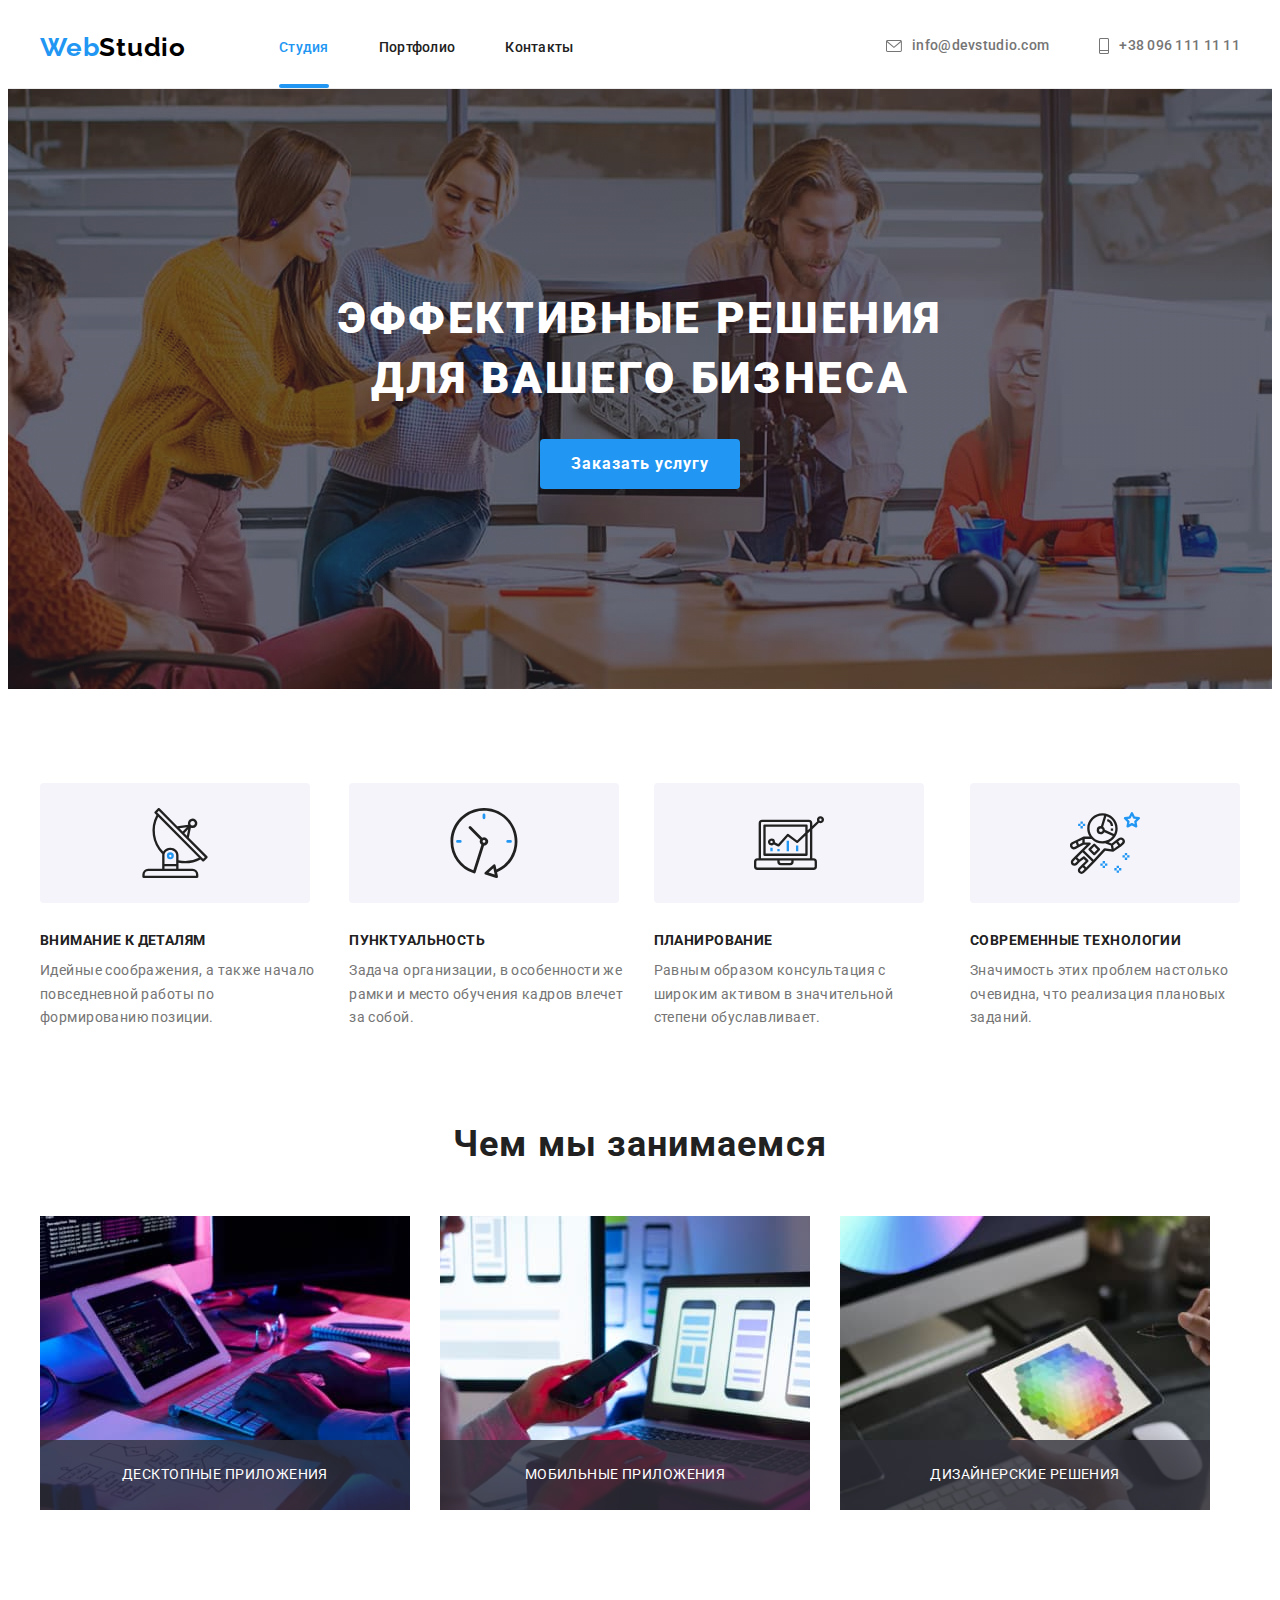
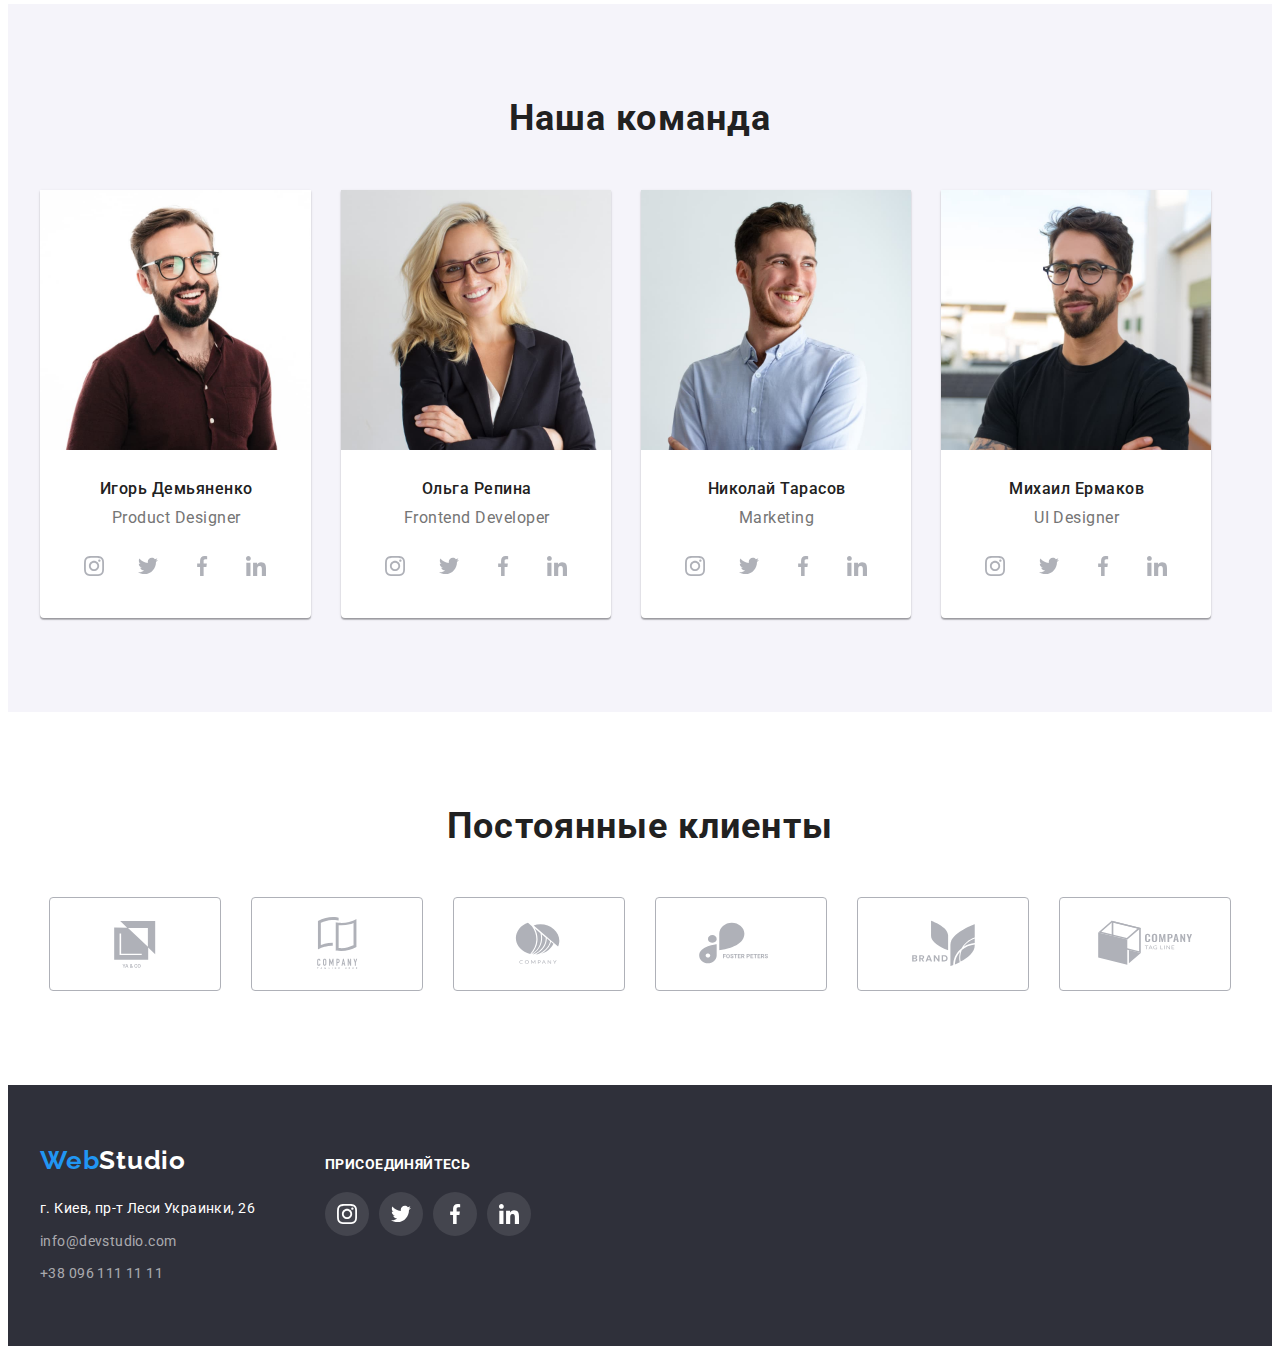
<file: index.html>
<!DOCTYPE html>
<html lang="ru">
<head>
    <meta charset="UTF-8">
    <meta http-equiv="X-UA-Compatible" content="IE=edge">
    <meta name="viewport" content="width=device-width, initial-scale=1.0">
    <link rel="preconnect" href="https://fonts.googleapis.com"/>
    <link rel="preconnect" href="https://fonts.gstatic.com" crossorigin />
    <link href="https://fonts.googleapis.com/css2?family=Raleway:wght@700&family=Roboto:wght@400;500;700;900&display=swap"
        rel="stylesheet"/>
        <link rel="stylesheet" href="https://cdnjs.cloudflare.com/ajax/libs/modern-normalize/1.1.0/modern-normalize.min.css"
            integrity="sha512-wpPYUAdjBVSE4KJnH1VR1HeZfpl1ub8YT/NKx4PuQ5NmX2tKuGu6U/JRp5y+Y8XG2tV+wKQpNHVUX03MfMFn9Q=="
            crossorigin="anonymous" referrerpolicy="no-referrer" />
        <link rel="stylesheet" href="./css/styles.css" />
    <title>Web Studio</title>
</head>
<body>
    <!--HEADER-->
 <header class="header">
     <div class="container">
<nav class="header-nav">
    <a href="./index.html" class="header-logo link"><span class="current">Web</span>Studio</a>
<ul class="header-list">
    <li class="header-item list"><a href="./index.html" class="link current">Студия</a></li>
    <li class="header-item list"><a href="./portfolio.html" class="link">Портфолио</a></li>
    <li class="header-item list"><a href="" class="link">Контакты</a></li>
</ul>
</nav>
<ul class="header-contact">
<li class="list">
    <a class="header-mail link" href="mailto:info@devstudio.com">
        <svg class="icon-mail">
        <use href="./images/symbol-defs.svg#icon-mail">
        </use>
    </svg>info@devstudio.com</a>
    </li>
    <li class="list">
        <a class="header-tel link" href="tel:+380961111111">
        <svg class="icon-tel">
        <use href="./images/symbol-defs.svg#icon-tel">
        </use>
    </svg>+38 096 111 11 11</a>
    </li>
    </ul>
    </div>
 </header>
    <main>
    <!--HERO-->
     <section class="hero">
        <div class="container">
<h1 class="hero-text">ЭФФЕКТИВНЫЕ РЕШЕНИЯ <br>ДЛЯ ВАШЕГО БИЗНЕСА</h1>
<button type="button" class="text-btn btn" data-modal-open>Заказать услугу</button>
</div>
     </section>
    <!--ПРЕИМУЩЕСТВА-->
     <section class="advantage">
         <div class="container">
         <h2 class="visually-hidden">Наши преимущества</h2>
         <ul class="advantage-list list">
         <li class="list-item icon-antenna"><h3 class="advantage-item">Внимание к деталям</h3>
         <p class="advantage-text">Идейные соображения, а также начало повседневной работы по формированию позиции.</p>
        </li>
         <li class="list-item icon-clock">
             <h3 class="advantage-item">Пунктуальность</h3>
            <p class="advantage-text">Задача организации, в особенности же рамки и место обучения кадров влечет за собой.</p>
        </li>
            <li class="list-item icon-diagram">
                <h3 class="advantage-item">Планирование</h3>
                <p class="advantage-text">Равным образом консультация с широким активом в значительной степени обуславливает.</p>
            </li>
            <li class="list-item icon-astronaut">
                <h3 class="advantage-item">Современные технологии</h3>
                <p class="advantage-text">Значимость этих проблем настолько очевидна, что реализация плановых заданий.</p>
            </li>
        </ul>
        </div>
        </section>
        <!--ЧЕМ МЫ ЗАНИМАЕМСЯ-->
        <section class="doing">
            <div class="container">
        <h2 class="doing-title">Чем мы занимаемся</h2>
        <ul class="doing-img list">
                <li class="doing-item">
                    <div class="doing-text-wrap">
                    <img src="./images/comp-1.jpg" alt="работа за ноутбуком">
                    <p class="doing-text">Десктопные приложения</p>
                    </div>
                </li>
            <li class="doing-item">
                <div class="doing-text-wrap">
                <img src="./images/comp-2.jpg" alt="работа за ноутбуком">
                <p class="doing-text">Мобильные приложения</p>
                </div>
            </li>
            <li class="doing-item">
                <div class="doing-text-wrap">
                <img src="./images/comp-3.jpg" alt="работа за ноутбуком">
                <p class="doing-text">Дизайнерские решения</p>
                </div>
            </li>
        </ul>
        </div>
     </section>
    <!--НАША КОМАНДА-->
     <section class="team">
         <div class="container">
       <h2 class="team-title">Наша команда</h2>
       <ul class="card-set">
           <li class="card-item list">
            <img src="./images/igor.jpg" alt="сотрудник Игорь" width="270" height="260">
            <div class="team-names">
               <h3 class="team-worker">Игорь Демьяненко</h3>
                  <p lang="en" class="team-text">Product Designer</p>
                </div>
                <div>
                    <ul class="team-soc-list list">
                        <li class="team-soc-item">
                            <a href="" class="master-soc-link">
                                <svg class="master-soc-icon" width="20" height="20">
                                    <use href="./images/symbol-defs.svg#icon-instagram"></use>
                                </svg>
                            </a>
                        </li>
                        <li class="team-soc-item">
                            <a href="" class="master-soc-link">
                                <svg class="master-soc-icon" width="20" height="20">
                                    <use href="./images/symbol-defs.svg#icon-twitter"></use>
                                </svg>
                            </a>
                        </li>
                        <li class="team-soc-item">
                            <a href="" class="master-soc-link">
                                <svg class="master-soc-icon" width="20" height="20">
                                    <use href="./images/symbol-defs.svg#icon-facebook"></use>
                                </svg>
                            </a>
                        </li>
                        <li class="team-soc-item">
                            <a href="" class="master-soc-link">
                                <svg class="master-soc-icon" width="20" height="20">
                                    <use href="./images/symbol-defs.svg#icon-linkedin"></use>
                                </svg>
                            </a>
                        </li>
                    </ul>
                </div>
    </li>
           <li class="card-item list">
            <img src="./images/olga.jpg" alt="сотрудник Ольга" width="270" height="260">
            <div class="team-names">
               <h3 class="team-worker">Ольга Репина</h3>
                  <p lang="en" class="team-text">Frontend Developer</p>
                </div>
                <div>
                    <ul class="team-soc-list list">
                        <li class="team-soc-item">
                            <a href="" class="master-soc-link">
                                <svg class="master-soc-icon" width="20" height="20">
                                    <use href="./images/symbol-defs.svg#icon-instagram"></use>
                                </svg>
                            </a>
                        </li>
                        <li class="team-soc-item">
                            <a href="" class="master-soc-link">
                                <svg class="master-soc-icon" width="20" height="20">
                                    <use href="./images/symbol-defs.svg#icon-twitter"></use>
                                </svg>
                            </a>
                        </li>
                        <li class="team-soc-item">
                            <a href="" class="master-soc-link">
                                <svg class="master-soc-icon" width="20" height="20">
                                    <use href="./images/symbol-defs.svg#icon-facebook"></use>
                                </svg>
                            </a>
                        </li>
                        <li class="team-soc-item">
                            <a href="" class="master-soc-link">
                                <svg class="master-soc-icon" width="20" height="20">
                                    <use href="./images/symbol-defs.svg#icon-linkedin"></use>
                                </svg>
                            </a>
                        </li>
                    </ul>
                </div>
            </li>
           <li class="card-item list">
            <img src="./images/nikolay.jpg" alt="сотрудник Николай" width="270" height="260">
            <div class="team-names">
               <h3 class="team-worker">Николай Тарасов</h3>
                  <p lang="en" class="team-text">Marketing</p>
                </div>
                <div>
                    <ul class="team-soc-list list">
                        <li class="team-soc-item">
                            <a href="" class="master-soc-link">
                                <svg class="master-soc-icon" width="20" height="20">
                                    <use href="./images/symbol-defs.svg#icon-instagram"></use>
                                </svg>
                            </a>
                        </li>
                        <li class="team-soc-item">
                            <a href="" class="master-soc-link">
                                <svg class="master-soc-icon" width="20" height="20">
                                    <use href="./images/symbol-defs.svg#icon-twitter"></use>
                                </svg>
                            </a>
                        </li>
                        <li class="team-soc-item">
                            <a href="" class="master-soc-link">
                                <svg class="master-soc-icon" width="20" height="20">
                                    <use href="./images/symbol-defs.svg#icon-facebook"></use>
                                </svg>
                            </a>
                        </li>
                        <li class="team-soc-item">
                            <a href="" class="master-soc-link">
                                <svg class="master-soc-icon" width="20" height="20">
                                    <use href="./images/symbol-defs.svg#icon-linkedin"></use>
                                </svg>
                            </a>
                        </li>
                    </ul>
                </div>
            </li>
           <li class="card-item list">
            <img src="./images/mihail.jpg" alt="сотрудник Михаил" width="270" height="260">
            <div class="team-names">
               <h3 class="team-worker">Михаил Ермаков</h3>
                  <p lang="en" class="team-text">UI Designer</p>
                </div>
                <div>
                    <ul class="team-soc-list list">
                        <li class="team-soc-item">
                            <a href="" class="master-soc-link">
                                <svg class="master-soc-icon" width="20" height="20">
                                    <use href="./images/symbol-defs.svg#icon-instagram"></use>
                                </svg>
                            </a>
                        </li>
                        <li class="team-soc-item">
                            <a href="" class="master-soc-link">
                                <svg class="master-soc-icon" width="20" height="20">
                                    <use href="./images/symbol-defs.svg#icon-twitter"></use>
                                </svg>
                            </a>
                        </li>
                        <li class="team-soc-item">
                            <a href="" class="master-soc-link">
                                <svg class="master-soc-icon" width="20" height="20">
                                    <use href="./images/symbol-defs.svg#icon-facebook"></use>
                                </svg>
                            </a>
                        </li>
                        <li class="team-soc-item">
                            <a href="" class="master-soc-link">
                                <svg class="master-soc-icon" width="20" height="20">
                                    <use href="./images/symbol-defs.svg#icon-linkedin"></use>
                                </svg>
                            </a>
                        </li>
                    </ul>
                </div>
            </li>
       </ul>
    </div>
     </section>
    <!--Постоянные клиенты-->
<section class="clients">
    <div class="container">
        <h2 class="clients-title">Постоянные клиенты</h2>
        <ul class="clients-list list">
            <li class="clients-item">
                <a href="" class="clients-link">
                    <svg class="clients-icon" width="170" height="92">
                        <use href="./images/symbol-defs.svg#icon-Client-1">
                        </use>
                    </svg>
                </a>
            </li>
            <li class="clients-item">
                <a href="" class="clients-link">
                    <svg class="clients-icon" width="170" height="92">
                        <use href="./images/symbol-defs.svg#icon-Client-2">
                        </use>
                    </svg>
                </a>
            </li>
            <li class="clients-item">
                <a href="" class="clients-link">
                    <svg class="clients-icon" width="170" height="92">
                        <use href="./images/symbol-defs.svg#icon-Client-3">
                        </use>
                    </svg>
                </a>
            </li>
            <li class="clients-item">
                <a href="" class="clients-link">
                    <svg class="clients-icon" width="170" height="92">
                        <use href="./images/symbol-defs.svg#icon-Client-4">
                        </use>
                    </svg>
                </a>
            </li>
            <li class="clients-item">
                <a href="" class="clients-link">
                    <svg class="clients-icon" width="170" height="92">
                        <use href="./images/symbol-defs.svg#icon-Client-5">
                        </use>
                    </svg>
                </a>
            </li>
            <li class="clients-item">
                <a href="" class="clients-link">
                    <svg class="clients-icon" width="170" height="92">
                        <use href="./images/symbol-defs.svg#icon-Client-6">
                        </use>
                    </svg>
                </a>
            </li>
        </ul>
    </div>
</section>

    </main>
    <!--FOOTER-->
    <footer class="footer">
        <div class="container adress">
            <div class="adress-block">
        <a href="./index.html" class="footer-logo link"><span class="current">Web</span>Studio</a>
        <address class="footer-adress">
        <ul class="list">
            <li class="footer-street">
                <a class="link" href="https://goo.gl/maps/Du5BvkdDdFxgs5gp9">г. Киев, пр-т Леси Украинки, 26</a>
            </li>
            <li class="footer-mail">
                <a class="link" href="mailto:info@devstudio.com">info@devstudio.com</a>
            </li>
            <li>
                <a class="link footer-tel" href="tel:+380961111111">+38 096 111 11 11</a>
            </li>
        </ul>
        </address>
        </div>
        <div class="join">
            <h3 class="join-title">присоединяйтесь</h3>
            <ul class="join-list list">
                <li class="join-item">
                    <a href="" class="join-link">
                        <svg class="join-icon" width="20" height="20">
                            <use href="./images/symbol-defs.svg#icon-instagram">
                            </use>
                        </svg>
                    </a>
                </li>
                <li class="join-item">
                    <a href="" class="join-link">
                        <svg class="join-icon" width="20" height="20">
                            <use href="./images/symbol-defs.svg#icon-twitter">
                            </use>
                        </svg>
                    </a>
                </li>
                <li class="join-item">
                    <a href="" class="join-link">
                        <svg class="join-icon" width="20" height="20">
                            <use href="./images/symbol-defs.svg#icon-facebook">
                            </use>
                        </svg>
                    </a>
                </li>
                <li class="join-item">
                    <a href="" class="join-link">
                        <svg class="join-icon" width="20" height="20">
                            <use href="./images/symbol-defs.svg#icon-linkedin">
                            </use>
                        </svg>
                    </a>
                </li>
            </ul>
        </div>
        </div>
       
        
    </footer>
    <div class="backdrop is-hidden" data-modal>
        <div class="modal">
            <button type="button" class="modal-close-btn" data-modal-close>
                <svg class="modal-icon" width="11" height="11">
                    <use href="./images/symbol-defs.svg#icon-cross">
                    </use>
                </svg>
            </button>
        </div>
    </div>
    <script src="./js/modal.js"></script>
</body>
</html>
</file>
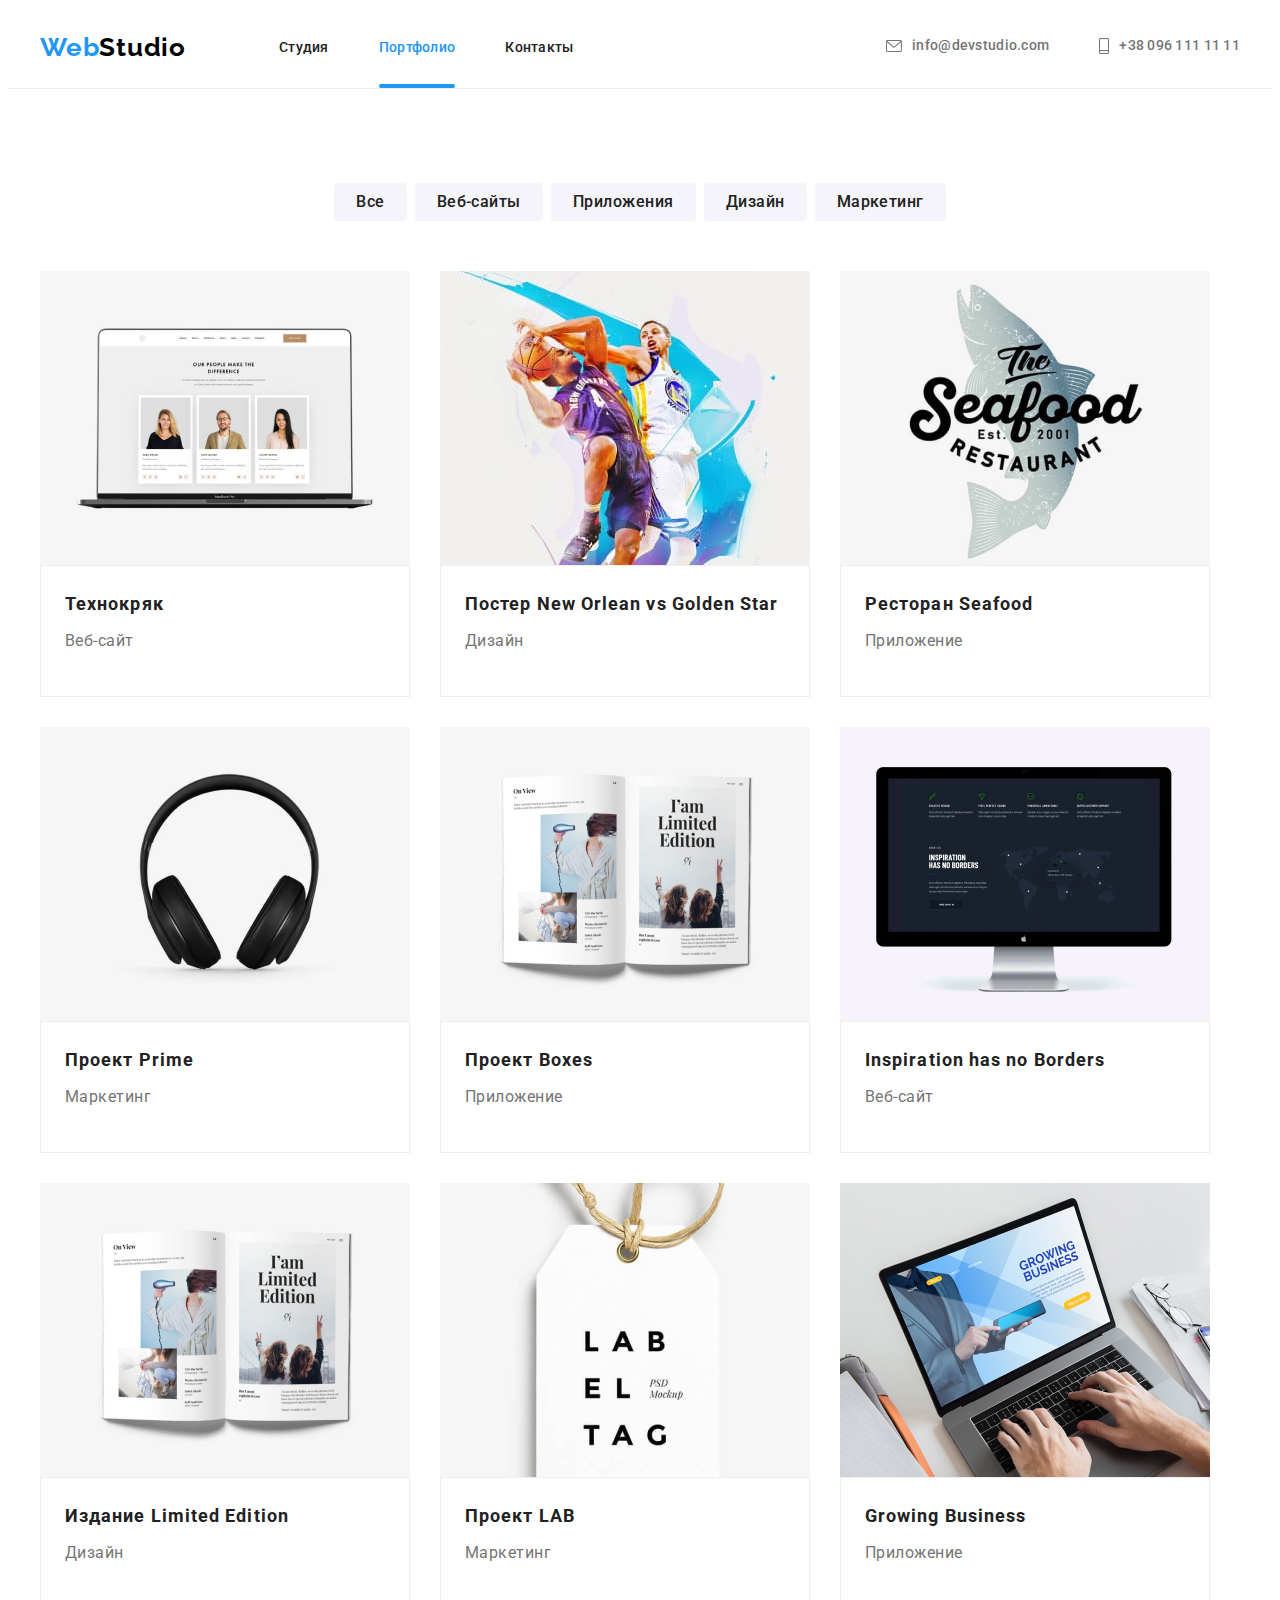
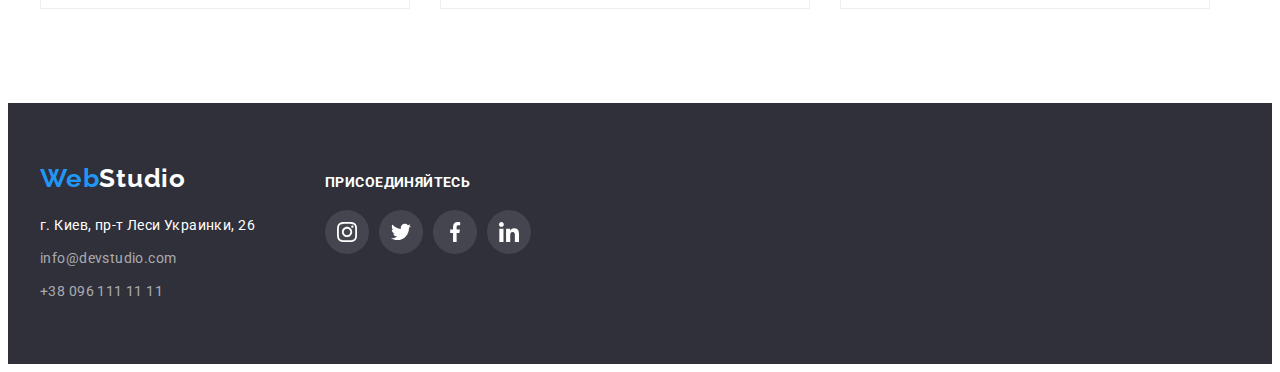
<file: portfolio.html>
<!DOCTYPE html>
<html lang="ru">
  <head>
    <meta charset="UTF-8" />
    <meta http-equiv="X-UA-Compatible" content="IE=edge" />
    <meta name="viewport" content="width=device-width, initial-scale=1.0" />
    <link rel="preconnect" href="https://fonts.googleapis.com" />
    <link rel="preconnect" href="https://fonts.gstatic.com" crossorigin />
    <link
      href="https://fonts.googleapis.com/css2?family=Raleway:wght@700&family=Roboto:wght@400;500;700;900&display=swap"
      rel="stylesheet"
    />
    <link
      rel="stylesheet"
      href="https://cdnjs.cloudflare.com/ajax/libs/modern-normalize/1.1.0/modern-normalize.min.css"
      integrity="sha512-wpPYUAdjBVSE4KJnH1VR1HeZfpl1ub8YT/NKx4PuQ5NmX2tKuGu6U/JRp5y+Y8XG2tV+wKQpNHVUX03MfMFn9Q=="
      crossorigin="anonymous"
      referrerpolicy="no-referrer"
    />
    <link rel="stylesheet" href="./css/styles.css" />
    <title>Портфолио</title>
  </head>
  <body>
    <!--HEADER-->
    <header class="header">
      <div class="container">
        <nav class="header-nav">
          <a href="./index.html" class="header-logo link"><span class="current">Web</span>Studio</a>
          <ul class="header-list">
            <li class="header-item list"><a href="./index.html" class="link">Студия</a></li>
            <li class="header-item list">
              <a href="./portfolio.html" class="link current">Портфолио</a>
            </li>
            <li class="header-item list"><a href="" class="link">Контакты</a></li>
          </ul>
        </nav>
        <ul class="header-contact">
          <li class="list">
            <a class="header-mail link" href="mailto:info@devstudio.com">
              <svg class="icon-mail">
                <use href="./images/symbol-defs.svg#icon-mail"></use></svg
              >info@devstudio.com</a
            >
          </li>
          <li class="list">
            <a class="header-tel link" href="tel:+380961111111">
              <svg class="icon-tel">
                <use href="./images/symbol-defs.svg#icon-tel"></use></svg
              >+38 096 111 11 11</a
            >
          </li>
        </ul>
      </div>
    </header>
    <main>
      <!--ФОТОГАЛЕРЕЯ-->
      <section class="section-portfolio">
        <div class="container portfolio">
          <h1 class="visually-hidden">Портфолио</h1>
          <ul class="filter-portfolio list">
            <li class="filter-item">
              <button type="button" class="btn-portfolio">Все</button>
            </li>
            <li class="filter-item">
              <button type="button" class="btn-portfolio">Веб-сайты</button>
            </li>
            <li class="filter-item">
              <button type="button" class="btn-portfolio">Приложения</button>
            </li>
            <li class="filter-item">
              <button type="button" class="btn-portfolio">Дизайн</button>
            </li>
            <li class="filter-item">
              <button type="button" class="btn-portfolio">Маркетинг</button>
            </li>
          </ul>
          <!--ПОРТФОЛИО-->
          <ul class="portfolio-set list">
            <li class="portfolio-card">
              <a href="" class="portfolio-link">
                <div class="portfolio-wrap">
                  <img
                    src="./images/tehnokrik.jpg"
                    alt="изображение веб сайта"
                    width="370"
                    height="294"
                  />
                  <p class="portfolio-top-text">
                    Ресурс предлагает комплексные предложения с разным уровнем функционала и
                    сервисов. Все это позволит посетителю получить исчерпывающие сведения о компании
                    или частном лице
                  </p>
                </div>
                <div class="portfolio-items">
                  <h2 class="portfolio-title">Технокряк</h2>
                  <p class="portfolio-text">Веб-сайт</p>
                </div>
              </a>
            </li>
            <li class="portfolio-card">
              <a href="" class="portfolio-link">
                <div class="portfolio-wrap">
                  <img
                    src="./images/new-orlean.jpg"
                    alt="дизайн с баскетболистами"
                    width="370"
                    height="294"
                  />
                  <p class="portfolio-top-text">
                    Ресурс предлагает комплексные предложения с разным уровнем функционала и
                    сервисов. Все это позволит посетителю получить исчерпывающие сведения о компании
                    или частном лице
                  </p>
                </div>
                <div class="portfolio-items">
                  <h2 class="portfolio-title">Постер New Orlean vs Golden Star</h2>
                  <p class="portfolio-text">Дизайн</p>
                </div>
              </a>
            </li>
            <li class="portfolio-card">
              <a href="" class="portfolio-link">
                <div class="portfolio-wrap">
                  <img
                    src="./images/seafood.jpg"
                    alt="логотип ресторана"
                    width="370"
                    height="294"
                  />
                  <p class="portfolio-top-text">
                    Ресурс предлагает комплексные предложения с разным уровнем функционала и
                    сервисов. Все это позволит посетителю получить исчерпывающие сведения о компании
                    или частном лице
                  </p>
                </div>
                <div class="portfolio-items">
                  <h2 class="portfolio-title">Ресторан Seafood</h2>
                  <p class="portfolio-text">Приложение</p>
                </div>
              </a>
            </li>
            <li class="portfolio-card">
              <a href="" class="portfolio-link">
                <div class="portfolio-wrap">
                  <img src="./images/prime.jpg" alt="наушники" width="370" height="294" />
                  <p class="portfolio-top-text">
                    Ресурс предлагает комплексные предложения с разным уровнем функционала и
                    сервисов. Все это позволит посетителю получить исчерпывающие сведения о компании
                    или частном лице
                  </p>
                </div>
                <div class="portfolio-items">
                  <h2 class="portfolio-title">Проект Prime</h2>
                  <p class="portfolio-text">Маркетинг</p>
                </div>
              </a>
            </li>
            <li class="portfolio-card">
              <a href="" class="portfolio-link">
                <div class="portfolio-wrap">
                  <img
                    src="./images/limited-edition.jpg"
                    alt="две коробки"
                    width="370"
                    height="294"
                  />
                  <p class="portfolio-top-text">
                    Ресурс предлагает комплексные предложения с разным уровнем функционала и
                    сервисов. Все это позволит посетителю получить исчерпывающие сведения о компании
                    или частном лице
                  </p>
                </div>
                <div class="portfolio-items">
                  <h2 class="portfolio-title">Проект Boxes</h2>
                  <p class="portfolio-text">Приложение</p>
                </div>
              </a>
            </li>
            <li class="portfolio-card">
              <a href="" class="portfolio-link">
                <div class="portfolio-wrap">
                  <img
                    src="./images/inspiration.jpg"
                    alt="экран с веб сайтом"
                    width="370"
                    height="294"
                  />
                  <p class="portfolio-top-text">
                    Ресурс предлагает комплексные предложения с разным уровнем функционала и
                    сервисов. Все это позволит посетителю получить исчерпывающие сведения о компании
                    или частном лице
                  </p>
                </div>
                <div class="portfolio-items">
                  <h2 class="portfolio-title">Inspiration has no Borders</h2>
                  <p class="portfolio-text">Веб-сайт</p>
                </div>
              </a>
            </li>
            <li class="portfolio-card">
              <a href="" class="portfolio-link">
                <div class="portfolio-wrap">
                  <img
                    src="./images/limited-edition.jpg"
                    alt="открытый журнал"
                    width="370"
                    height="294"
                  />
                  <p class="portfolio-top-text">
                    Ресурс предлагает комплексные предложения с разным уровнем функционала и
                    сервисов. Все это позволит посетителю получить исчерпывающие сведения о компании
                    или частном лице
                  </p>
                </div>
                <div class="portfolio-items">
                  <h2 class="portfolio-title">Издание Limited Edition</h2>
                  <p class="portfolio-text">Дизайн</p>
                </div>
              </a>
            </li>
            <li class="portfolio-card">
              <a href="" class="portfolio-link">
                <div class="portfolio-wrap">
                  <img src="./images/lab.jpg" alt="бирка с лого" width="370" height="294" />
                  <p class="portfolio-top-text">
                    Ресурс предлагает комплексные предложения с разным уровнем функционала и
                    сервисов. Все это позволит посетителю получить исчерпывающие сведения о компании
                    или частном лице
                  </p>
                </div>
                <div class="portfolio-items">
                  <h2 class="portfolio-title">Проект LAB</h2>
                  <p class="portfolio-text">Маркетинг</p>
                </div>
              </a>
            </li>
            <li class="portfolio-card">
              <a href="" class="portfolio-link">
                <div class="portfolio-wrap">
                  <img src="./images/growing.jpg" alt="ноутбук" width="370" height="294" />
                  <p class="portfolio-top-text">
                    Ресурс предлагает комплексные предложения с разным уровнем функционала и
                    сервисов. Все это позволит посетителю получить исчерпывающие сведения о компании
                    или частном лице
                  </p>
                </div>
                <div class="portfolio-items">
                  <h2 class="portfolio-title">Growing Business</h2>
                  <p class="portfolio-text">Приложение</p>
                </div>
              </a>
            </li>
          </ul>
        </div>
      </section>
    </main>
    <!--FOOTER-->
    <footer class="footer">
      <div class="container adress">
        <div class="adress-block">
          <a href="./index.html" class="footer-logo link"><span class="current">Web</span>Studio</a>
          <address class="footer-adress">
            <ul class="list">
              <li class="footer-street">
                <a class="link" href="https://goo.gl/maps/Du5BvkdDdFxgs5gp9"
                  >г. Киев, пр-т Леси Украинки, 26</a
                >
              </li>
              <li class="footer-mail">
                <a class="link" href="mailto:info@devstudio.com">info@devstudio.com</a>
              </li>
              <li>
                <a class="link footer-tel" href="tel:+380961111111">+38 096 111 11 11</a>
              </li>
            </ul>
          </address>
        </div>
        <div class="join">
          <h3 class="join-title">присоединяйтесь</h3>
          <ul class="join-list list">
            <li class="join-item">
              <a href="" class="join-link">
                <svg class="join-icon" width="20" height="20">
                  <use href="./images/symbol-defs.svg#icon-instagram"></use>
                </svg>
              </a>
            </li>
            <li class="join-item">
              <a href="" class="join-link">
                <svg class="join-icon" width="20" height="20">
                  <use href="./images/symbol-defs.svg#icon-twitter"></use>
                </svg>
              </a>
            </li>
            <li class="join-item">
              <a href="" class="join-link">
                <svg class="join-icon" width="20" height="20">
                  <use href="./images/symbol-defs.svg#icon-facebook"></use>
                </svg>
              </a>
            </li>
            <li class="join-item">
              <a href="" class="join-link">
                <svg class="join-icon" width="20" height="20">
                  <use href="./images/symbol-defs.svg#icon-linkedin"></use>
                </svg>
              </a>
            </li>
          </ul>
        </div>
      </div>
    </footer>
  </body>
</html>
</file>
<file: css/styles.css>
/*--------------------PAGE STUDIO-------------------------*/

:root {
    --title-text-color: #212121 ;
    --primary-text-color: #757575;
    --logo-text-color: #FFFFFF;
    --acent-color:#2196F3;
    --header-logo:#000000;
    --background-color: #2F303A;
    --border-card:#EEEEEE;
    --hero-color:#C4C4C4;
    --social-media:#AFB1B8;
    --social-media-button:#ffffff;
}

body {
font-family: 'Roboto', sans-serif;
font-size: 14px;
letter-spacing: 0.03em;
color: var(--title-text-color);
background-color:var(--logo-text-color);
}

p,
h1,
h2,
h3,
h4,
h5,
h6 {
    margin: 0;
}

ul {
    padding: 0;
    margin: 0;
}

.list {
list-style: none;
}

.link {
    text-decoration: none;
    color: inherit;
}

.container {
    width: 1200px;
    padding-right: 15px;
    padding-left: 15px;
    margin: 0 auto;
    /* outline: solid 1px tomato; */
}

/* ---------------------------HEADER---------------------- */

.header {
    border-bottom: 1px solid #ECECEC;
}

.header .container {
    display: flex;
    align-items: center;
}

.header-nav {
    display: flex;
}

.header-logo {
    display: flex;
    align-items: center;
    font-family: 'Raleway', sans-serif;
    font-weight: 700;
    font-size: 26px;
    line-height: 1.2;
    letter-spacing: 0.03em;
    color: var(--header-logo);
}

.header-list {
display: flex;
margin-left: 93px;
font-weight: 500;
font-size: 14px;
line-height: 1.14;
letter-spacing: 0.02em;
}

.header-list .header-item:not(:last-child) {
margin-right: 50px;
}

.header-list .link {
display: block;
padding-top: 32px;
padding-bottom: 32px;
}

.header-item a{
    position: relative;
    transition-property: color;
    transition-duration: 250ms;
    transition-timing-function: cubic-bezier(0.4, 0, 0.2, 1);
}

.header-item a:hover,
.header-item a:focus {
   color: var(--acent-color);
   
}

.current {
    color: var(--acent-color);
}

.header-item a.current::after {
    content: '';
    display: block;
    position: absolute;
    bottom: 0;
    width: 100%;
    height: 4px;
    border-radius: 2px;
    background-color: var(--acent-color);
}

.header-contact {
    display: inline-flex;
    margin-left: auto;
}

.header-contact li:not(:last-child) {
    margin-right: 50px;
}

.header-mail {
    display: inline-flex;
    align-items: center;
    font-weight: 500;
    font-size: 14px;
    line-height: 1.14;
    letter-spacing: 0.02em;
color: var(--primary-text-color);
fill: currentColor;
transition-property: color, fill;
transition-duration: 250ms;
transition-timing-function: cubic-bezier(0.4, 0, 0.2, 1);

}

.header-tel {
    display: inline-flex;
    align-items: center;
    font-weight: 500;
    font-size: 14px;
    line-height: 1.14;
    letter-spacing: 0.02em;
color: var(--primary-text-color);
fill: currentColor;
transition-property: color, fill;
transition-duration: 250ms;
transition-timing-function: cubic-bezier(0.4, 0, 0.2, 1);

}

.header-mail:hover,
.header-mail:focus {
    color: var(--acent-color);
    fill: var(--acent-color);
}

.header-tel:hover,
.header-tel:focus {
    color: var(--acent-color);
    fill: var(--acent-color);
}

.icon-mail {
    width: 16px;
    height: 12px;
    margin-right: 10px;
}

.icon-tel {
    width: 10px;
    height: 16px;
    margin-right: 10px;
}

/* --------------------------HERO ---------------------------*/

.hero {
    background-color: var(--hero-color);
    text-align: center;
    padding: 200px 0px 200px 0px;
    max-width: 1600px;
    max-height: 600px;
    margin-left: auto;
    margin-right: auto;
    background-image:linear-gradient( to right,
     rgba(47, 48, 58, 0.4),
     rgba(47, 48, 58, 0.4)),
    url('../images/hero.jpg');
    background-repeat: no-repeat;
    background-size: cover;
    background-position: center;
}


.hero-text {
    margin-top: 0;
    margin-bottom: 30px;
    font-weight: 900;
    font-size: 44px;
    line-height: 1.36;
    letter-spacing: 0.06em;
    color: var(--logo-text-color);
    
}
.btn {
    width: 200px;
    height: 50px;
    border-radius: 4px;
    border: none;
}

.text-btn {
    font-family: inherit;
    font-weight: 700;
    font-size: 16px;
    line-height: 1.88;
    letter-spacing: 0.06em;
    color: #FFFFFF;
    background-color: var(--acent-color);
    cursor: pointer;
    transition-property: background-color;
    transition-duration: 250ms;
    transition-timing-function: cubic-bezier(0.4, 0, 0.2, 1);
}

.text-btn:hover,
.text-btn:focus {
    background-color: #188CE8;
}

/* --------------------------ПРЕИМУЩЕСТВА ---------------------------*/

.visually-hidden {
    position: absolute;
    width: 1px;
    height: 1px;
    margin: -1px;
    border: 0;
    padding: 0;
    white-space: nowrap;
    clip-path: inset(100%);
    clip: rect(0 0 0 0);
    overflow: hidden;
}

.advantage {
    padding-top: 94px;
    padding-bottom: 94px;
}

.advantage-list {
    display: flex;
}

.advantage-item {
    margin-top: 0;
    margin-bottom: 10px;
    font-weight: 700;
    font-size: 14px;
    line-height: 1.14;
    letter-spacing: 0.03em;
    text-transform: uppercase;
    color: var(--title-text-color);
}

.advantage-list li:not(:last-child) {
    margin-right: 30px;
}

.advantage-text {
    margin-top: 0;
    margin-bottom: 0;
    font-weight: 400;
    font-size: 14px;
    line-height: 1.71;
    letter-spacing: 0.03em;
    color: var(--primary-text-color);
}

.list-item::before {
    display: block;
    content: '';
    width: 270px;
    height: 120px;
background-position: center;
    margin-bottom: 30px;
    background-repeat: no-repeat;
    background-color: #F5F4FA;
    border-radius: 4px;
}

.icon-antenna::before {
background-image: url('../images/antenna.svg');
}

.icon-clock::before {
    background-image: url('../images/clock.svg');
}

.icon-diagram::before {
    background-image: url('../images/diagram.svg');
}

.icon-astronaut::before {
    background-image: url('../images/astronaut.svg');
}

/*--------------ЧЕМ МЫ ЗАНИМАЕМСЯ-----------------*/

.doing {
    
    padding-bottom: 94px;
}

.doing-title {
    margin-top: 0px;
    margin-bottom: 50px;
    font-weight: 700;
    font-size: 36px;
    line-height: 1.16;
    text-align: center;
    letter-spacing: 0.03em;
    color: var(--title-text-color);
}

.doing-img {
    display: flex;
    
    
}

.doing-item:not(:last-child) {
    margin-right: 30px;
}

.doing-text-wrap {
    position: relative;
    display: flex;
}

.doing-text {
    position: absolute;
    display: flex;
    left: 0;
    bottom: 0;
    width: 100%;
    height: 70px;
    align-items:center;
    justify-content: center;
    font-size: 14px;
    line-height: 1.14;
    letter-spacing: 0.03em;
    text-transform: uppercase;
    color: var(--logo-text-color);
    background: rgba(47, 48, 58, 0.8);
}



/*--------------НАША КОМАНДА-----------------*/
.team {
    background-color: #F5F4FA;
    padding-top: 94px;
    padding-bottom: 94px;
}

.team-title {
    margin-top: 0px;
    margin-bottom: 50px;
    font-weight: 700;
    font-size: 36px;
    line-height: 1.16;
    text-align: center;
    letter-spacing: 0.03em;
    color: var(--title-text-color);
}

.team-worker {
    margin-top: 0px;
    margin-bottom: 10px;
    font-weight: 500;
    font-size: 16px;
    line-height: 1.18;
    letter-spacing: 0.03em;
    color: var(--title-text-color);
}

.team-text {
    font-weight: 400;
    font-size: 16px;
    line-height: 1.18;
    letter-spacing: 0.03em;
    color: var(--primary-text-color);
}

/*--------------------НАША КОМАНДА CARD SET--------------*/

.card-set {
    display: flex;
    text-align: center;
}

.card-item {
    background-color: #FFFFFF;
    box-shadow: 0px 1px 3px rgba(0, 0, 0, 0.12),
    0px 1px 1px rgba(0, 0, 0, 0.14),
    0px 2px 1px rgba(0, 0, 0, 0.2);
    border-radius: 0px 0px 4px 4px;
}

img {
    display: block; 
}

.card-set .card-item:not(:last-child) {
    margin-right: 30px;
}

.team-names {
    padding: 30px 58px 16px 60px;
}

/*--------------------НАША КОМАНДА SOCIAL MEDIA--------------*/

.master-soc-link {
    width: 44px;
    height: 44px;
    background-color: var(--social-media-button);
    border-radius: 50%;
    display: flex;
    justify-content: center;
    align-items: center;
    transition-property: background-color;
    transition-duration: 250ms;
    transition-timing-function: cubic-bezier(0.4, 0, 0.2, 1);

}

.master-soc-link:hover,
.master-soc-link:focus {
background-color: var(--acent-color);
}

.master-soc-link:hover .master-soc-icon {
    fill: var(--social-media-button);
}


.team-soc-list {
    display: flex;
    justify-content: center;
    margin-bottom: 30px;
}

.team-soc-item:not(:last-child) {
margin-right: 10px;
}

.master-soc-icon {
fill: var(--social-media);
transition-property: fill;
transition-duration: 250ms;
transition-timing-function: cubic-bezier(0.4, 0, 0.2, 1);
}

/*------ПОСТОЯННЫЕ КЛИЕНТЫ-----------*/

.clients {
    padding-top: 94px;
    padding-bottom: 94px;
}

.clients-list {
    display: flex;
    justify-content: center;
}

.clients-title {
    margin-top: 0px;
    margin-bottom: 50px;
    font-weight: 700;
    font-size: 36px;
    line-height: 1.16;
    text-align: center;
    letter-spacing: 0.03em;
    color: var(--title-text-color);
}

.clients-link {
    width: 170px;
    height: 92px;
    display: flex;
    border: 1px solid var(--social-media);
    border-radius: 4px;
    transition-property: border-color;
    transition-duration: 250ms;
    transition-timing-function: cubic-bezier(0.4, 0, 0.2, 1);
}

.clients-link:hover,
.clients-link:focus {
    border: 1px solid var(--acent-color);
}

.clients-item:not(:last-child) {
    margin-right: 30px;

}

.clients-icon {
    fill: var(--social-media);
    transition-property: fill;
    transition-duration: 250ms;
    transition-timing-function: cubic-bezier(0.4, 0, 0.2, 1);
}

.clients-icon:hover,
.clients-icon:focus {
    fill: var(--acent-color);
}

/*--------------FOOTER-----------------*/

.footer {
    background-color: var(--background-color);
    padding-top: 60px;
    padding-bottom: 60px;
    align-items: baseline;
    display: flex;
}

.footer-logo {
font-family: 'Raleway', sans-serif;
font-weight: 700;
font-size: 26px;
line-height: 1.2;
letter-spacing: 0.03em;
color: var(--logo-text-color);
display: block;
margin-bottom: 20px;
}

.footer-adress {
    font-weight: 400;
    font-style: normal;
    font-size: 14px;
    line-height: 1.71;
    letter-spacing: 0.03em;
    color: var(--logo-text-color);
}

.footer-street {
    display: block;
    margin-bottom: 9px;
}

.footer-mail {
font-style: normal;
font-weight: 400;
font-size: 14px;
line-height: 1.71;
letter-spacing: 0.03em;
color: rgba(255, 255, 255, 0.6);
display: block;
margin-bottom: 9px;
}

.footer-tel {
font-style: normal;
font-weight: 400;
font-size: 14px;
line-height: 1.71;
letter-spacing: 0.03em;
color: rgba(255, 255, 255, 0.6);
display: block;
}

.adress {
    display: flex;
    align-items: baseline;
}

.adress-block {
    margin-right: 70px;
}

.join-title {
    font-weight: 700;
    font-size: 14px;
    line-height: 16px;
    letter-spacing: 0.03em;
    text-transform: uppercase;
    color: var(--logo-text-color);
    margin-bottom: 20px;
}

.join-list {
    display: flex;
}

.join-link {
    width: 44px;
    height: 44px;
    background-color: rgba(255, 255, 255, 0.1);
    border-radius: 50%;
    display: flex;
    justify-content: center;
    align-items: center;
    transition-property: background-color;
    transition-duration: 250ms;
    transition-timing-function: cubic-bezier(0.4, 0, 0.2, 1);
}

.join-link:hover,
.join-link:focus {
    background-color: var(--acent-color);
}

.join-item:not(:last-child) {
    margin-right: 10px;
}

.join-icon {
    fill: var(--logo-text-color);
}

/*----------------------PAGE PORTFOLIO----------------*/



.visually-hidden {
    display: block;
}

.section-portfolio {
    padding-top: 94px;
    padding-bottom: 94px;
    margin: 0 auto;
}

.filter-portfolio {
    display: flex;
    justify-content:center;
    margin-bottom: 50px;

}

.filter-portfolio .filter-item:not(:last-child) {
    margin-right: 8px;
}

.btn-portfolio {
    padding: 6px 22px;
    border: none;
    font-family: inherit;
    font-weight: 500;
    font-size: 16px;
    line-height: 1.62;
    letter-spacing: 0.03em;
    color: var(--title-text-color);
    background-color: #F5F4FA;
    cursor: pointer;
    border-radius: 4px;
    transition-property: background-color;
    transition-duration: 250ms;
    transition-timing-function: cubic-bezier(0.4, 0, 0.2, 1);
    
}

.btn-portfolio:hover,
.btn-portfolio:focus {
background-color:  #2196F3;
color: var(--logo-text-color);
box-shadow: 0px 3px 1px rgba(0, 0, 0, 0.1),
0px 1px 2px rgba(0, 0, 0, 0.08),
0px 2px 2px rgba(0, 0, 0, 0.12);
}

/*-----------------CARDS---------------- */

.portfolio-set {
    display: flex;
    flex-wrap: wrap;
}

.portfolio-card {
width: 370px;
margin-right: 30px;
margin-bottom: 30px;
background: var(--logo-text-color);
/* border: 1px solid var(--border-card); */
box-sizing: border-box;
}

.portfolio-card:nth-child(3n) {
    margin-right: 0;
}

.portfolio-card:nth-last-child(-n +3) {
margin-bottom: 0px;
}

.portfolio-title {
    margin-bottom: 4px;
    font-weight: 700;
    font-size: 18px;
    line-height: 2;
    letter-spacing: 0.06em;
    color: var(--title-text-color);
}

.portfolio-wrap {
    position: relative;
    overflow: hidden;
}


.portfolio-top-text {
    position: absolute;
    top: 0;
    padding: 63px 24px;
    font-weight: 400;
    font-size: 18px;
    line-height: 1.56;
    letter-spacing: 0.03em;
    color: var(--logo-text-color);
    background: rgba(33, 150, 243, 0.9);
    transform: translateY(100%);
    transition: transform 250ms;
    transition-timing-function: cubic-bezier(0.4, 0, 0.2, 1);
}

.portfolio-text {
    margin-bottom: 20px;
    font-weight: 400;
    font-size: 16px;
    line-height: 1.88;
    letter-spacing: 0.03em;
    color: var(--primary-text-color);
}

.portfolio-items {
    padding: 20px 24px 20px 24px;
    border: 1px solid var(--border-card);
}

.portfolio-link {
    text-decoration: none;
}

.portfolio-link:hover,
.portfolio-link:focus {
display: block;
box-shadow: 0px 1px 1px rgba(0, 0, 0, 0.12),
0px 4px 4px rgba(0, 0, 0, 0.06),
1px 4px 6px rgba(0, 0, 0, 0.16);
}

.portfolio-link:hover .portfolio-top-text{
transform: translateY(0);
}

.portfolio-card:hover .portfolio-top-text{
    transform: translateY(0);
}

/* ------MODAL WINDOW--------- */

.backdrop {
    position: fixed;
    top: 0;
    width: 100%;
    height: 100%;
    background-color: rgba(0, 0, 0, 0.2);
    transition:  opacity 400ms, visibility 300ms;
}

.backdrop.is-hidden .modal {
    transform: scale(0.5) rotate(50deg);
}

/* не знаю чи потрібно margin-top?..
бо з марджином модалка візуально виглядає як на макеті */

.modal {
    position: absolute;
    left: 50%;
    top: 50%;
    transform: translate(-50%, -50%) scale(1);
    transition: transform 350ms;
    /* margin-top:; */
    min-width: 528px;
    min-height: 581px;
    
    background: var(--logo-text-color);
    box-shadow: 0px 1px 3px rgba(0, 0, 0, 0.12),
    0px 1px 1px rgba(0, 0, 0, 0.14),
    0px 2px 1px rgba(0, 0, 0, 0.2);
    border-radius: 4px;
}


.modal-close-btn {
    position: absolute;
    display: flex;
    justify-content: center;
    align-items: center;
    top: 8px;
    right: 8px;
    width: 30px;
    height: 30px;
    border-radius: 50%;
    background-color: transparent;
    border: 1px solid rgba(0, 0, 0, 0.1);
}

.is-hidden {
    opacity: 0;
    pointer-events: none;
    visibility: hidden;
}
</file>
